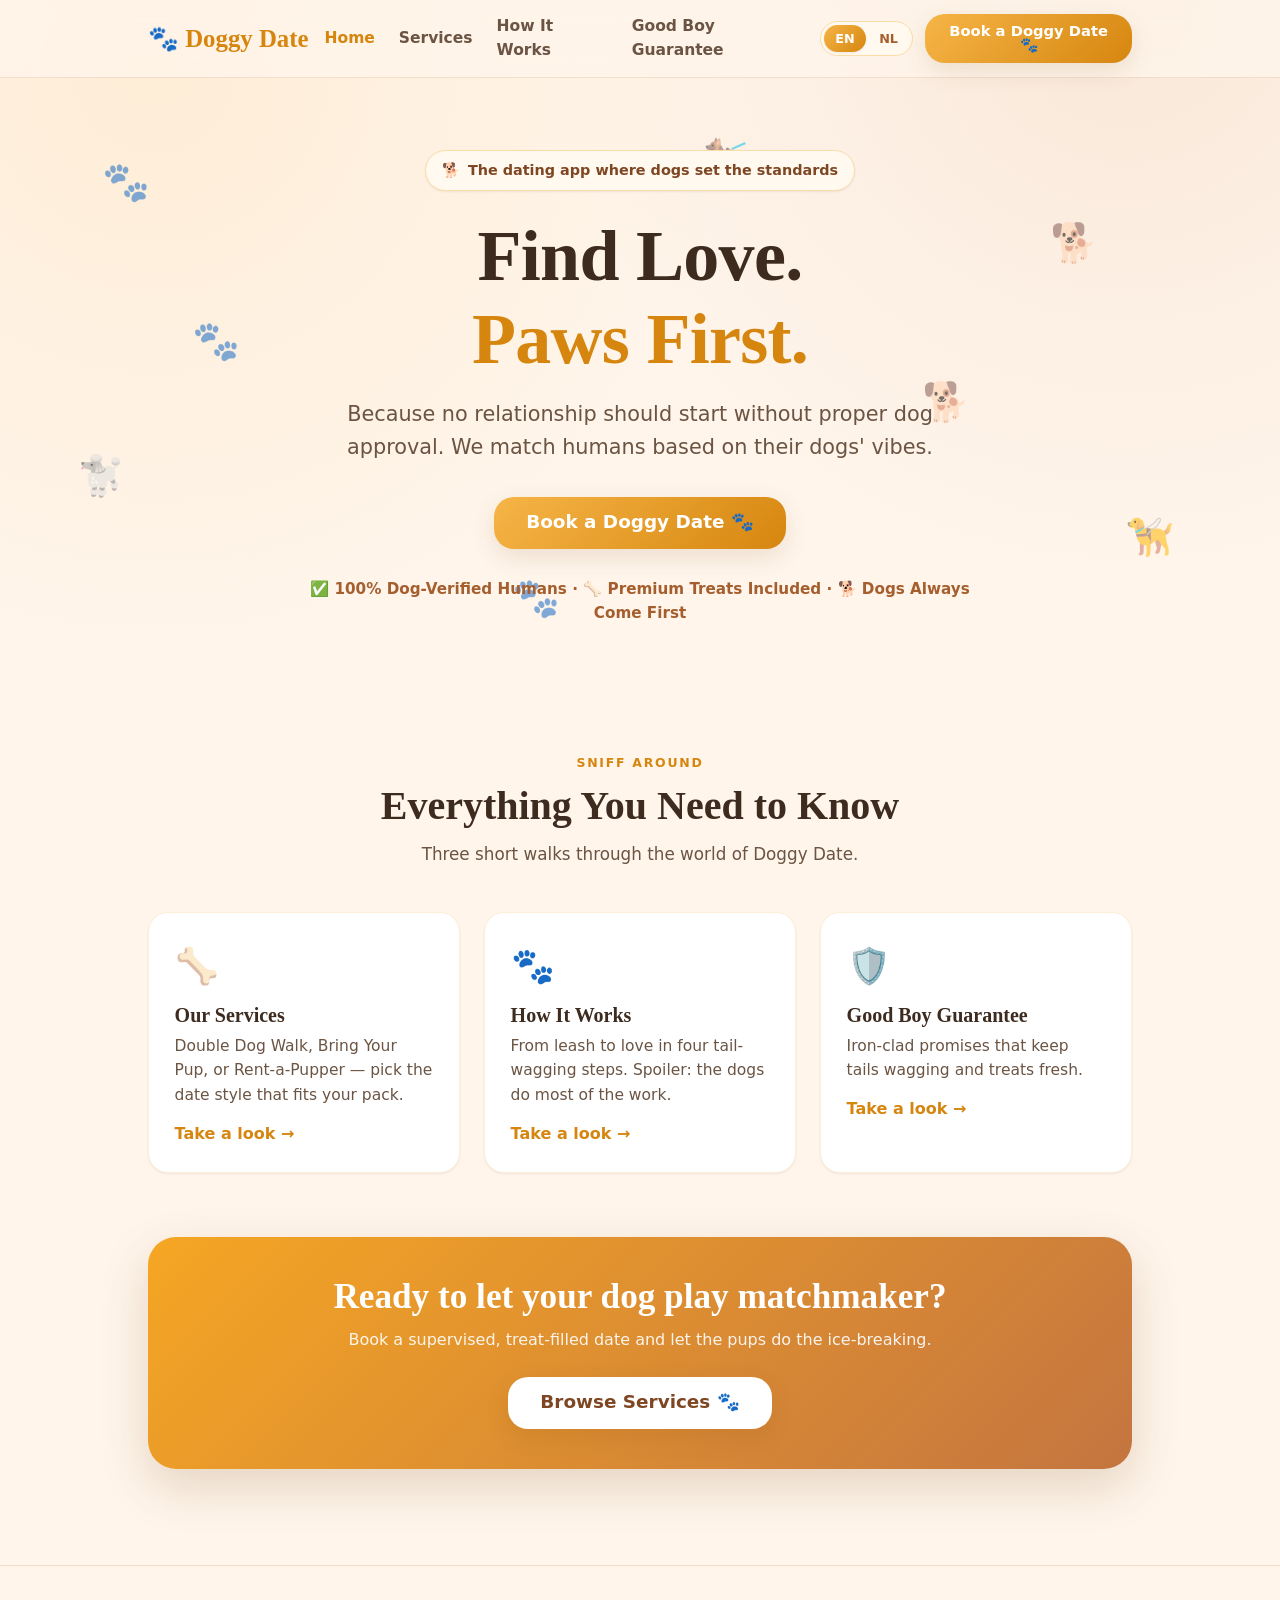
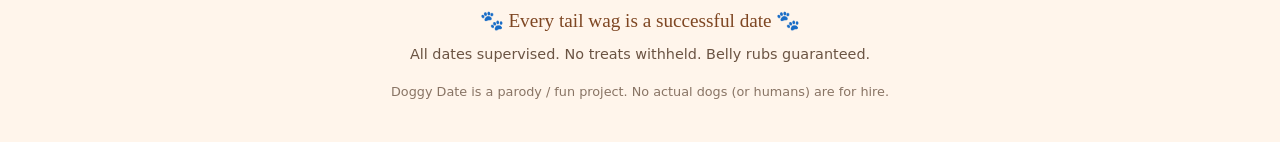
<file: index.html>
<!DOCTYPE html>
<html lang="en">
<head>
  <meta charset="UTF-8">
  <meta name="viewport" content="width=device-width, initial-scale=1">
  <title>Doggy Date 🐾 — Find Love, Paws First</title>
  <meta name="description" content="Doggy Date — the dating app where dogs set the standards. Book a supervised, treat-filled date and let the pups break the ice.">
  <link rel="icon" href="data:image/svg+xml,<svg xmlns='http://www.w3.org/2000/svg' viewBox='0 0 100 100'><text y='.9em' font-size='90'>🐾</text></svg>">
  <link rel="stylesheet" href="css/styles.css">
</head>
<body data-page="home">
  <a class="skip-link" href="#main" data-i18n="nav.skip">Skip to content</a>

  <!-- ===== Header ===== -->
  <header class="site-header">
    <div class="container site-header__inner">
      <a href="index.html" class="brand">🐾 Doggy Date</a>
      <nav class="nav" aria-label="Primary">
        <a href="index.html" aria-current="page" data-i18n="nav.home"></a>
        <a href="services.html" data-i18n="nav.services"></a>
        <a href="how-it-works.html" data-i18n="nav.how"></a>
        <a href="guarantee.html" data-i18n="nav.guarantee"></a>
      </nav>
      <div class="header-actions">
        <div class="lang-toggle" role="group" aria-label="Language / Taal">
          <button type="button" data-lang="en" aria-pressed="false">EN</button>
          <button type="button" data-lang="nl" aria-pressed="false">NL</button>
        </div>
        <button type="button" class="btn hide-on-mobile" data-book data-service="walk" data-i18n="nav.book"></button>
        <button type="button" class="nav-burger" data-burger aria-expanded="false" aria-controls="mobileNav" data-i18n-aria="nav.menu" aria-label="Menu">☰</button>
      </div>
    </div>
    <div class="container">
      <nav class="mobile-nav" id="mobileNav" data-mobile-nav aria-label="Mobile">
        <a href="index.html" aria-current="page" data-i18n="nav.home"></a>
        <a href="services.html" data-i18n="nav.services"></a>
        <a href="how-it-works.html" data-i18n="nav.how"></a>
        <a href="guarantee.html" data-i18n="nav.guarantee"></a>
        <button type="button" class="btn" data-book data-service="walk" data-i18n="nav.book"></button>
      </nav>
    </div>
  </header>

  <main id="main" tabindex="-1">
    <!-- ===== Hero ===== -->
    <section class="hero">
      <div class="hero__paws" aria-hidden="true">
        <span class="hero__paw" style="top:12%;left:8%;animation-delay:0s">🐾</span>
        <span class="hero__paw" style="top:22%;left:82%;animation-delay:0.8s">🐕</span>
        <span class="hero__paw" style="top:60%;left:6%;animation-delay:1.6s">🐩</span>
        <span class="hero__paw" style="top:70%;left:88%;animation-delay:0.4s">🦮</span>
        <span class="hero__paw" style="top:38%;left:15%;animation-delay:2.2s">🐾</span>
        <span class="hero__paw" style="top:8%;left:55%;animation-delay:1.2s">🐕‍🦺</span>
        <span class="hero__paw" style="top:80%;left:40%;animation-delay:2.8s">🐾</span>
        <span class="hero__paw" style="top:48%;left:72%;animation-delay:0.6s">🐕</span>
      </div>
      <div class="container hero__content">
        <span class="badge">
          <span class="wag" aria-hidden="true">🐕</span>
          <span data-i18n="hero.badge"></span>
        </span>
        <h1>
          <span data-i18n="hero.title1"></span><br>
          <span class="line2" data-i18n="hero.title2"></span>
        </h1>
        <p class="hero__subtitle" data-i18n="hero.subtitle"></p>
        <button type="button" class="btn btn--lg" data-book data-service="walk" data-i18n="hero.cta"></button>
        <p class="hero__trust" data-i18n="hero.trust"></p>
      </div>
    </section>

    <!-- ===== Quicklinks ===== -->
    <section class="section">
      <div class="container">
        <div class="section-head">
          <span class="eyebrow" data-i18n="home.quick.eyebrow"></span>
          <h2 data-i18n="home.quick.title"></h2>
          <p data-i18n="home.quick.subtitle"></p>
        </div>
        <div class="grid grid--3">
          <a class="quicklink" href="services.html">
            <span class="emoji" aria-hidden="true">🦴</span>
            <h3 data-i18n="home.quick.services.title"></h3>
            <p data-i18n="home.quick.services.desc"></p>
            <span class="more" data-i18n="home.quick.more"></span>
          </a>
          <a class="quicklink" href="how-it-works.html">
            <span class="emoji" aria-hidden="true">🐾</span>
            <h3 data-i18n="home.quick.how.title"></h3>
            <p data-i18n="home.quick.how.desc"></p>
            <span class="more" data-i18n="home.quick.more"></span>
          </a>
          <a class="quicklink" href="guarantee.html">
            <span class="emoji" aria-hidden="true">🛡️</span>
            <h3 data-i18n="home.quick.guarantee.title"></h3>
            <p data-i18n="home.quick.guarantee.desc"></p>
            <span class="more" data-i18n="home.quick.more"></span>
          </a>
        </div>
      </div>
    </section>

    <!-- ===== CTA banner ===== -->
    <section class="section" style="padding-top:0">
      <div class="container">
        <div class="cta-banner">
          <h2 data-i18n="home.cta.title"></h2>
          <p data-i18n="home.cta.subtitle"></p>
          <a class="btn btn--lg" href="services.html" data-i18n="home.cta.button"></a>
        </div>
      </div>
    </section>
  </main>

  <!-- ===== Footer ===== -->
  <footer class="site-footer">
    <div class="container">
      <p class="main" data-i18n="footer.main"></p>
      <p class="sub" data-i18n="footer.sub"></p>
      <p class="legal" data-i18n="footer.legal"></p>
    </div>
  </footer>

  <script src="js/i18n.js"></script>
  <script src="js/app.js"></script>
</body>
</html>
</file>
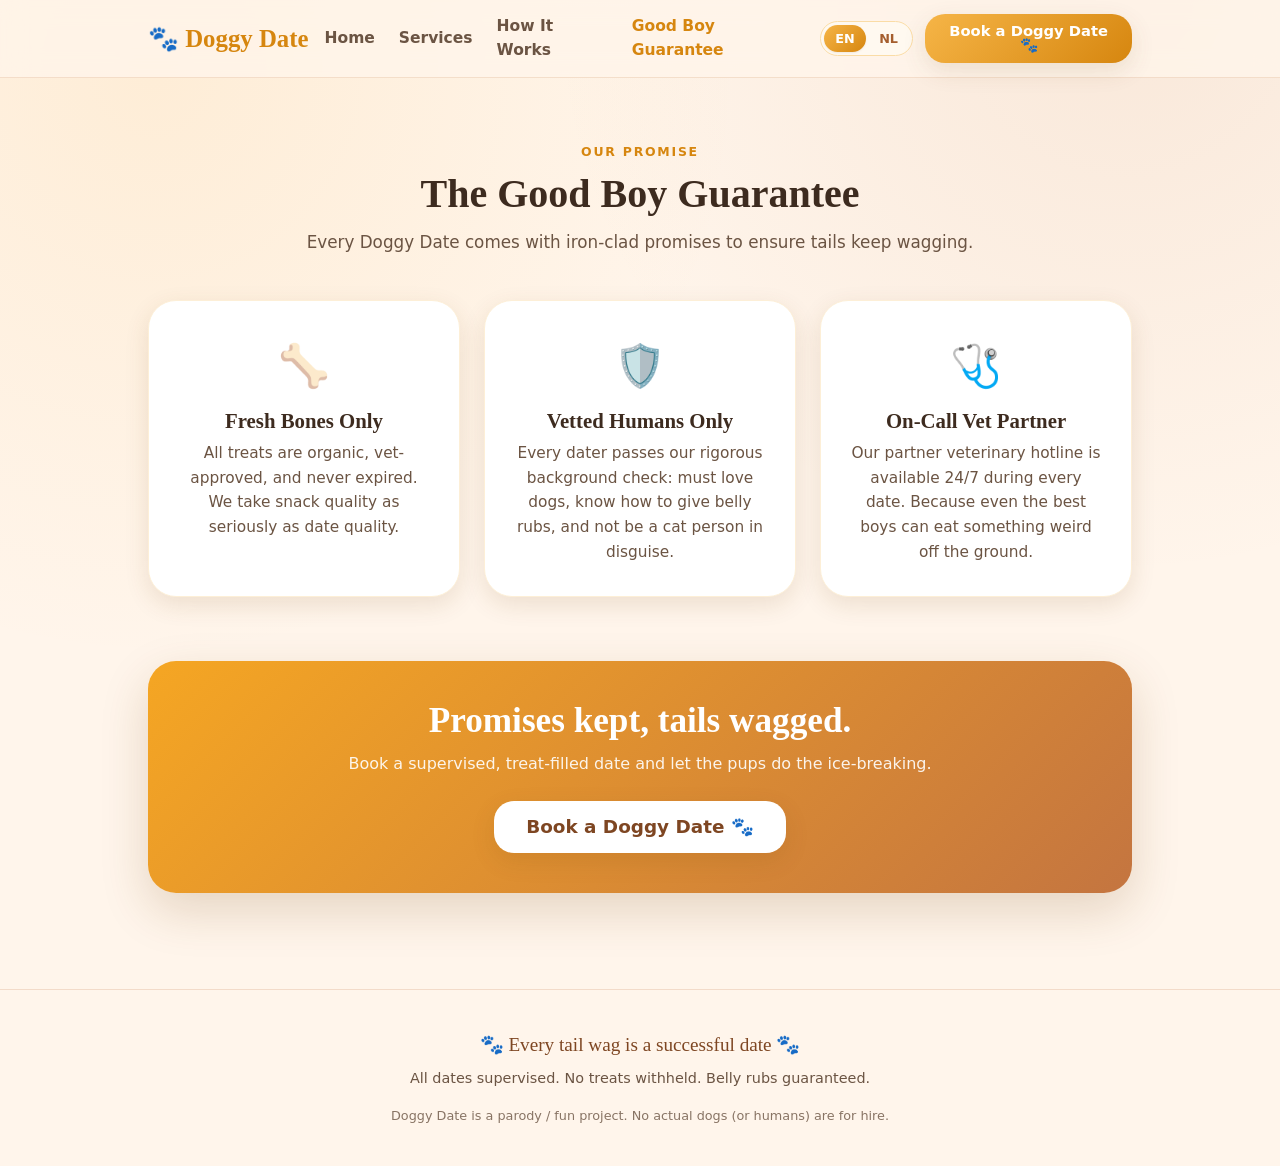
<file: guarantee.html>
<!DOCTYPE html>
<html lang="en">
<head>
  <meta charset="UTF-8">
  <meta name="viewport" content="width=device-width, initial-scale=1">
  <title>Good Boy Guarantee · Doggy Date 🐾</title>
  <meta name="description" content="Every Doggy Date comes with iron-clad promises: fresh treats only, vetted humans, and an on-call vet partner 24/7.">
  <link rel="icon" href="data:image/svg+xml,<svg xmlns='http://www.w3.org/2000/svg' viewBox='0 0 100 100'><text y='.9em' font-size='90'>🐾</text></svg>">
  <link rel="stylesheet" href="css/styles.css">
</head>
<body data-page="guarantee">
  <a class="skip-link" href="#main" data-i18n="nav.skip">Skip to content</a>

  <header class="site-header">
    <div class="container site-header__inner">
      <a href="index.html" class="brand">🐾 Doggy Date</a>
      <nav class="nav" aria-label="Primary">
        <a href="index.html" data-i18n="nav.home"></a>
        <a href="services.html" data-i18n="nav.services"></a>
        <a href="how-it-works.html" data-i18n="nav.how"></a>
        <a href="guarantee.html" aria-current="page" data-i18n="nav.guarantee"></a>
      </nav>
      <div class="header-actions">
        <div class="lang-toggle" role="group" aria-label="Language / Taal">
          <button type="button" data-lang="en" aria-pressed="false">EN</button>
          <button type="button" data-lang="nl" aria-pressed="false">NL</button>
        </div>
        <button type="button" class="btn hide-on-mobile" data-book data-service="walk" data-i18n="nav.book"></button>
        <button type="button" class="nav-burger" data-burger aria-expanded="false" aria-controls="mobileNav" data-i18n-aria="nav.menu" aria-label="Menu">☰</button>
      </div>
    </div>
    <div class="container">
      <nav class="mobile-nav" id="mobileNav" data-mobile-nav aria-label="Mobile">
        <a href="index.html" data-i18n="nav.home"></a>
        <a href="services.html" data-i18n="nav.services"></a>
        <a href="how-it-works.html" data-i18n="nav.how"></a>
        <a href="guarantee.html" aria-current="page" data-i18n="nav.guarantee"></a>
        <button type="button" class="btn" data-book data-service="walk" data-i18n="nav.book"></button>
      </nav>
    </div>
  </header>

  <main id="main" tabindex="-1">
    <section class="section" id="guarantee">
      <div class="container">
        <div class="section-head">
          <span class="eyebrow" data-i18n="gtee.eyebrow"></span>
          <h2 data-i18n="gtee.title"></h2>
          <p data-i18n="gtee.subtitle"></p>
        </div>

        <div class="grid grid--3">
          <article class="promise">
            <span class="emoji" aria-hidden="true">🦴</span>
            <h3 data-i18n="gtee.g1.title"></h3>
            <p data-i18n="gtee.g1.desc"></p>
          </article>
          <article class="promise">
            <span class="emoji" aria-hidden="true">🛡️</span>
            <h3 data-i18n="gtee.g2.title"></h3>
            <p data-i18n="gtee.g2.desc"></p>
          </article>
          <article class="promise">
            <span class="emoji" aria-hidden="true">🩺</span>
            <h3 data-i18n="gtee.g3.title"></h3>
            <p data-i18n="gtee.g3.desc"></p>
          </article>
        </div>
      </div>
    </section>

    <section class="section" style="padding-top:0">
      <div class="container">
        <div class="cta-banner">
          <h2 data-i18n="gtee.cta.title"></h2>
          <p data-i18n="home.cta.subtitle"></p>
          <button type="button" class="btn btn--lg" data-book data-service="walk" data-i18n="gtee.cta.button"></button>
        </div>
      </div>
    </section>
  </main>

  <footer class="site-footer">
    <div class="container">
      <p class="main" data-i18n="footer.main"></p>
      <p class="sub" data-i18n="footer.sub"></p>
      <p class="legal" data-i18n="footer.legal"></p>
    </div>
  </footer>

  <script src="js/i18n.js"></script>
  <script src="js/app.js"></script>
</body>
</html>
</file>
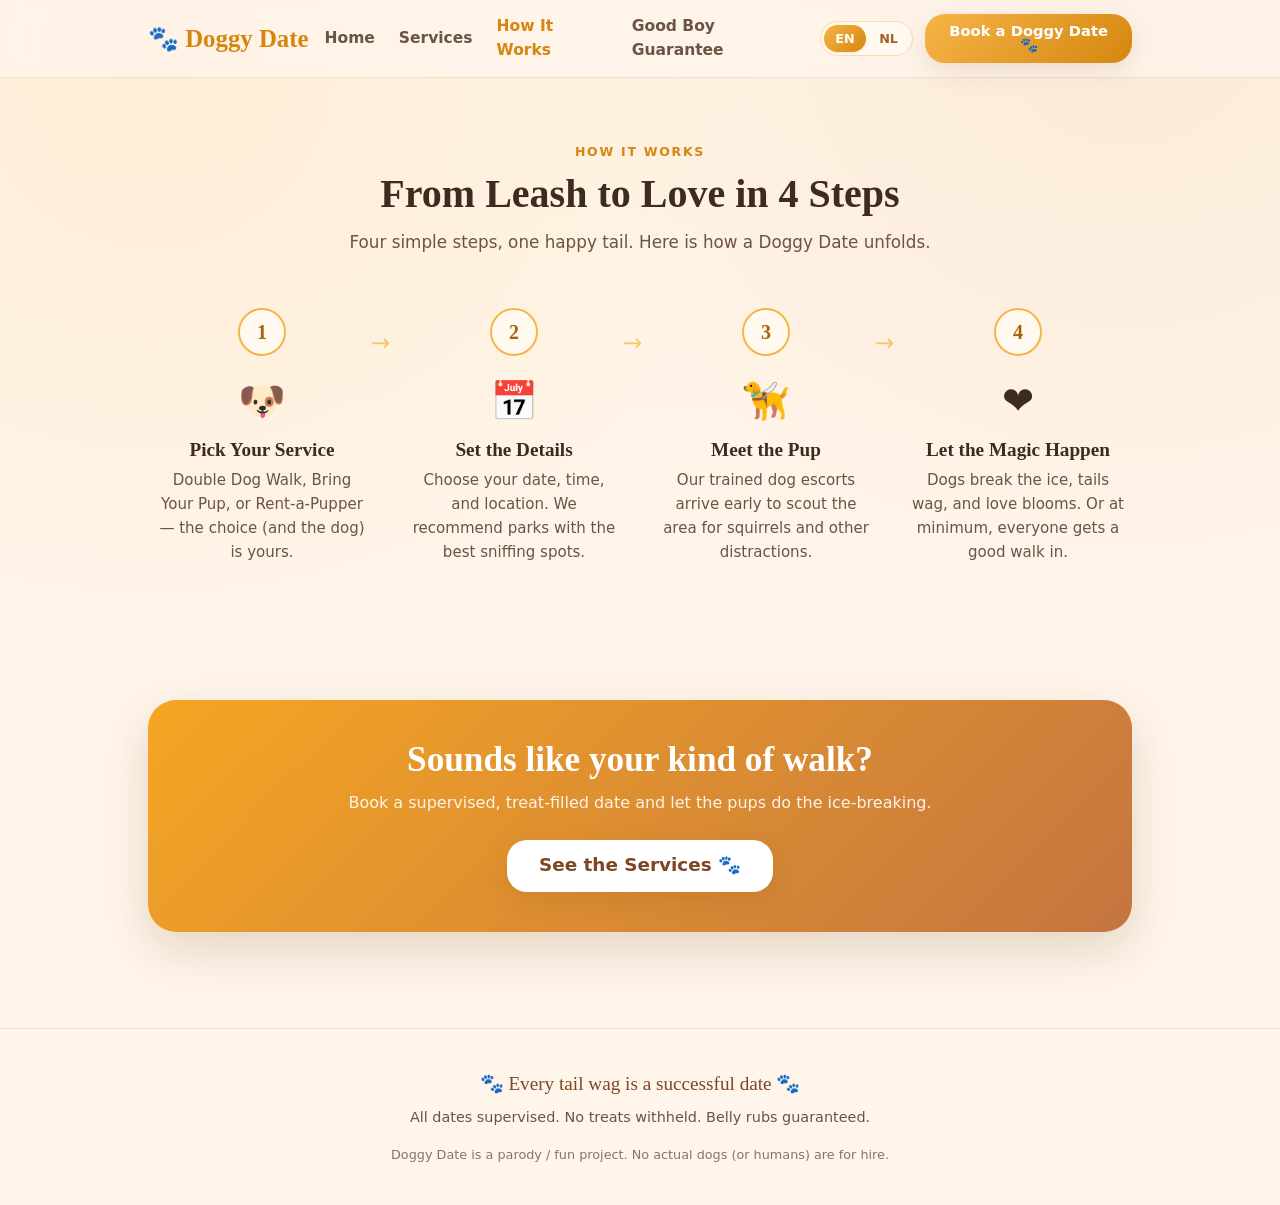
<file: how-it-works.html>
<!DOCTYPE html>
<html lang="en">
<head>
  <meta charset="UTF-8">
  <meta name="viewport" content="width=device-width, initial-scale=1">
  <title>How It Works · Doggy Date 🐾</title>
  <meta name="description" content="From leash to love in four steps. Here is how a Doggy Date unfolds — the dogs do most of the work.">
  <link rel="icon" href="data:image/svg+xml,<svg xmlns='http://www.w3.org/2000/svg' viewBox='0 0 100 100'><text y='.9em' font-size='90'>🐾</text></svg>">
  <link rel="stylesheet" href="css/styles.css">
</head>
<body data-page="how">
  <a class="skip-link" href="#main" data-i18n="nav.skip">Skip to content</a>

  <header class="site-header">
    <div class="container site-header__inner">
      <a href="index.html" class="brand">🐾 Doggy Date</a>
      <nav class="nav" aria-label="Primary">
        <a href="index.html" data-i18n="nav.home"></a>
        <a href="services.html" data-i18n="nav.services"></a>
        <a href="how-it-works.html" aria-current="page" data-i18n="nav.how"></a>
        <a href="guarantee.html" data-i18n="nav.guarantee"></a>
      </nav>
      <div class="header-actions">
        <div class="lang-toggle" role="group" aria-label="Language / Taal">
          <button type="button" data-lang="en" aria-pressed="false">EN</button>
          <button type="button" data-lang="nl" aria-pressed="false">NL</button>
        </div>
        <button type="button" class="btn hide-on-mobile" data-book data-service="walk" data-i18n="nav.book"></button>
        <button type="button" class="nav-burger" data-burger aria-expanded="false" aria-controls="mobileNav" data-i18n-aria="nav.menu" aria-label="Menu">☰</button>
      </div>
    </div>
    <div class="container">
      <nav class="mobile-nav" id="mobileNav" data-mobile-nav aria-label="Mobile">
        <a href="index.html" data-i18n="nav.home"></a>
        <a href="services.html" data-i18n="nav.services"></a>
        <a href="how-it-works.html" aria-current="page" data-i18n="nav.how"></a>
        <a href="guarantee.html" data-i18n="nav.guarantee"></a>
        <button type="button" class="btn" data-book data-service="walk" data-i18n="nav.book"></button>
      </nav>
    </div>
  </header>

  <main id="main" tabindex="-1">
    <section class="section section--tinted" id="how-it-works">
      <div class="container">
        <div class="section-head">
          <span class="eyebrow" data-i18n="how.eyebrow"></span>
          <h2 data-i18n="how.title"></h2>
          <p data-i18n="how.subtitle"></p>
        </div>

        <ol class="grid grid--4" style="list-style:none;margin:0;padding:0">
          <li class="step">
            <div class="step__num">1</div>
            <span class="step__emoji" aria-hidden="true">🐶</span>
            <h3 data-i18n="how.s1.title"></h3>
            <p data-i18n="how.s1.desc"></p>
            <span class="step__arrow" aria-hidden="true">→</span>
          </li>
          <li class="step">
            <div class="step__num">2</div>
            <span class="step__emoji" aria-hidden="true">📅</span>
            <h3 data-i18n="how.s2.title"></h3>
            <p data-i18n="how.s2.desc"></p>
            <span class="step__arrow" aria-hidden="true">→</span>
          </li>
          <li class="step">
            <div class="step__num">3</div>
            <span class="step__emoji" aria-hidden="true">🦮</span>
            <h3 data-i18n="how.s3.title"></h3>
            <p data-i18n="how.s3.desc"></p>
            <span class="step__arrow" aria-hidden="true">→</span>
          </li>
          <li class="step">
            <div class="step__num">4</div>
            <span class="step__emoji" aria-hidden="true">❤️</span>
            <h3 data-i18n="how.s4.title"></h3>
            <p data-i18n="how.s4.desc"></p>
          </li>
        </ol>
      </div>
    </section>

    <section class="section">
      <div class="container">
        <div class="cta-banner">
          <h2 data-i18n="how.cta.title"></h2>
          <p data-i18n="home.cta.subtitle"></p>
          <a class="btn btn--lg" href="services.html" data-i18n="how.cta.button"></a>
        </div>
      </div>
    </section>
  </main>

  <footer class="site-footer">
    <div class="container">
      <p class="main" data-i18n="footer.main"></p>
      <p class="sub" data-i18n="footer.sub"></p>
      <p class="legal" data-i18n="footer.legal"></p>
    </div>
  </footer>

  <script src="js/i18n.js"></script>
  <script src="js/app.js"></script>
</body>
</html>
</file>
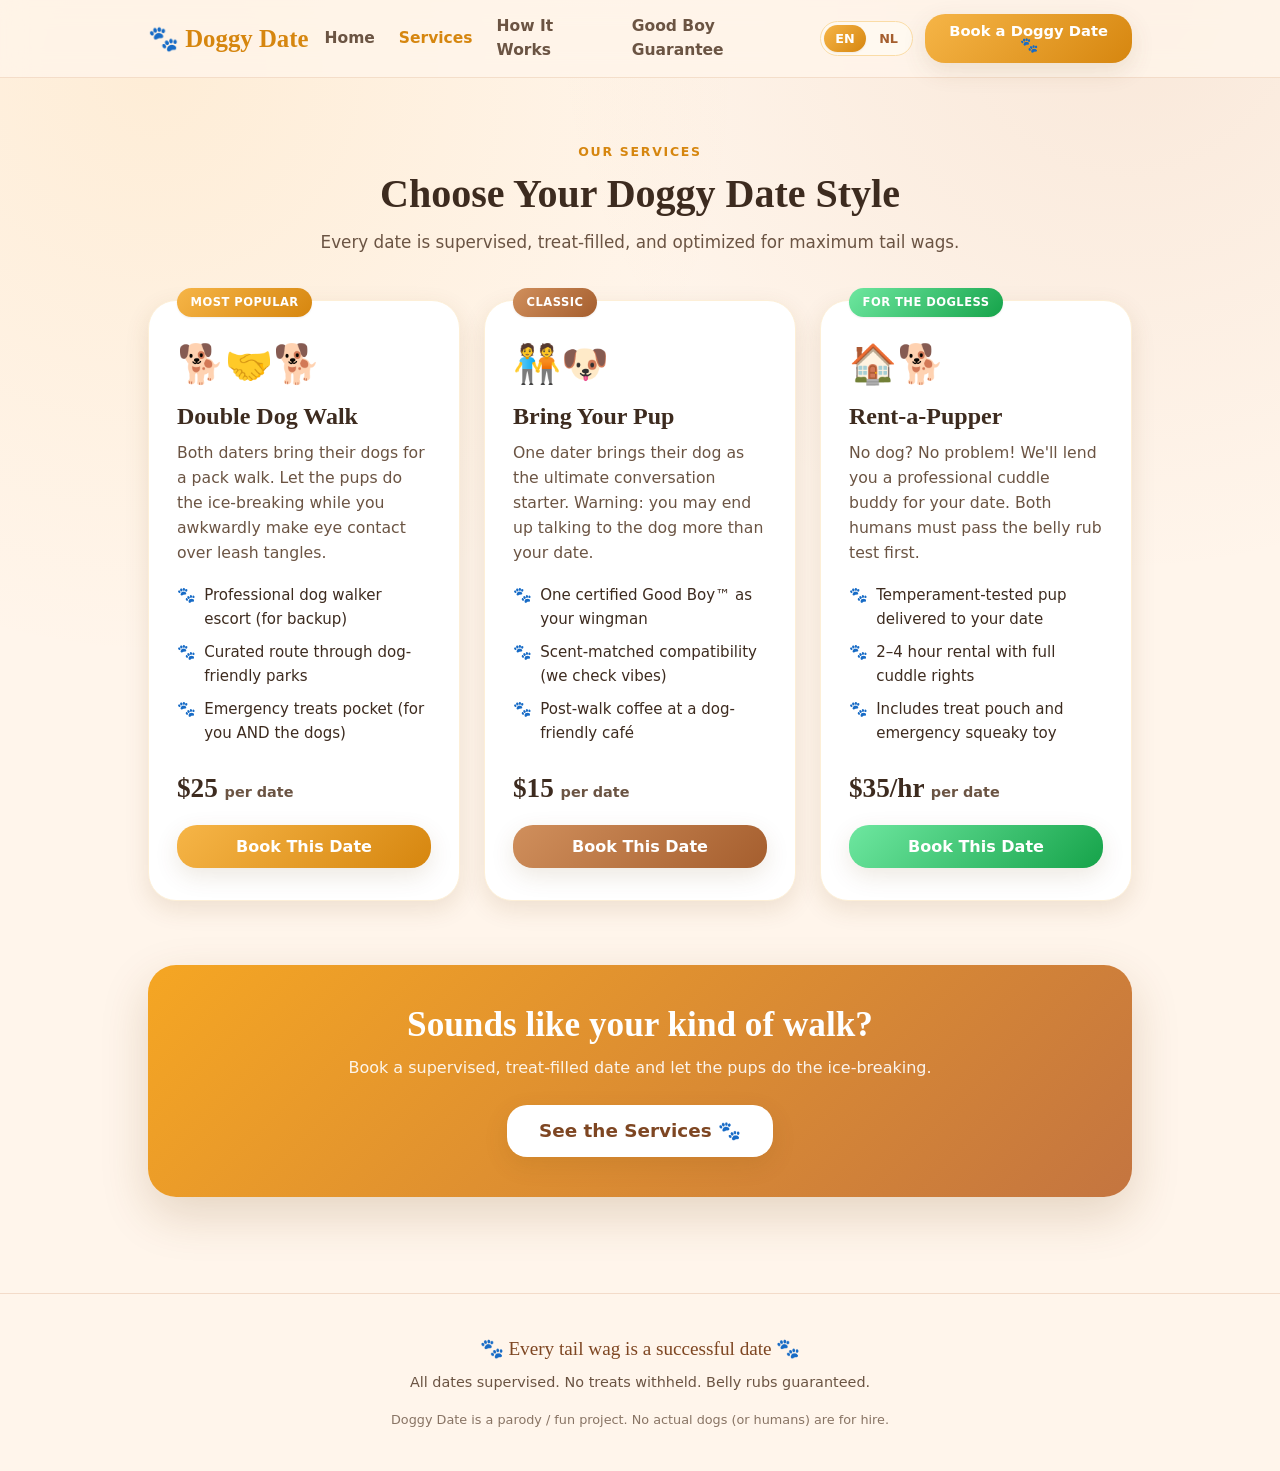
<file: services.html>
<!DOCTYPE html>
<html lang="en">
<head>
  <meta charset="UTF-8">
  <meta name="viewport" content="width=device-width, initial-scale=1">
  <title>Services · Doggy Date 🐾</title>
  <meta name="description" content="Double Dog Walk, Bring Your Pup, or Rent-a-Pupper. Choose your Doggy Date style — every date supervised, treat-filled, and tail-wag optimised.">
  <link rel="icon" href="data:image/svg+xml,<svg xmlns='http://www.w3.org/2000/svg' viewBox='0 0 100 100'><text y='.9em' font-size='90'>🐾</text></svg>">
  <link rel="stylesheet" href="css/styles.css">
</head>
<body data-page="services">
  <a class="skip-link" href="#main" data-i18n="nav.skip">Skip to content</a>

  <header class="site-header">
    <div class="container site-header__inner">
      <a href="index.html" class="brand">🐾 Doggy Date</a>
      <nav class="nav" aria-label="Primary">
        <a href="index.html" data-i18n="nav.home"></a>
        <a href="services.html" aria-current="page" data-i18n="nav.services"></a>
        <a href="how-it-works.html" data-i18n="nav.how"></a>
        <a href="guarantee.html" data-i18n="nav.guarantee"></a>
      </nav>
      <div class="header-actions">
        <div class="lang-toggle" role="group" aria-label="Language / Taal">
          <button type="button" data-lang="en" aria-pressed="false">EN</button>
          <button type="button" data-lang="nl" aria-pressed="false">NL</button>
        </div>
        <button type="button" class="btn hide-on-mobile" data-book data-service="walk" data-i18n="nav.book"></button>
        <button type="button" class="nav-burger" data-burger aria-expanded="false" aria-controls="mobileNav" data-i18n-aria="nav.menu" aria-label="Menu">☰</button>
      </div>
    </div>
    <div class="container">
      <nav class="mobile-nav" id="mobileNav" data-mobile-nav aria-label="Mobile">
        <a href="index.html" data-i18n="nav.home"></a>
        <a href="services.html" aria-current="page" data-i18n="nav.services"></a>
        <a href="how-it-works.html" data-i18n="nav.how"></a>
        <a href="guarantee.html" data-i18n="nav.guarantee"></a>
        <button type="button" class="btn" data-book data-service="walk" data-i18n="nav.book"></button>
      </nav>
    </div>
  </header>

  <main id="main" tabindex="-1">
    <section class="section" id="services">
      <div class="container">
        <div class="section-head">
          <span class="eyebrow" data-i18n="services.eyebrow"></span>
          <h2 data-i18n="services.title"></h2>
          <p data-i18n="services.subtitle"></p>
        </div>

        <div class="grid grid--3">
          <!-- Card 1 — Double Dog Walk -->
          <article class="card">
            <span class="card__tag" data-i18n="svc.walk.tag"></span>
            <span class="card__emoji" aria-hidden="true">🐕🤝🐕</span>
            <h3 data-i18n="svc.walk.title"></h3>
            <p class="card__desc" data-i18n="svc.walk.desc"></p>
            <ul class="perks">
              <li data-i18n="svc.walk.perk1"></li>
              <li data-i18n="svc.walk.perk2"></li>
              <li data-i18n="svc.walk.perk3"></li>
            </ul>
            <div class="card__foot">
              <p class="price"><span data-i18n="svc.walk.price"></span> <small data-i18n="svc.walk.unit"></small></p>
              <button type="button" class="btn btn--block" data-book data-service="walk" data-i18n="services.book"></button>
            </div>
          </article>

          <!-- Card 2 — Bring Your Pup -->
          <article class="card card--brown">
            <span class="card__tag" data-i18n="svc.pup.tag"></span>
            <span class="card__emoji" aria-hidden="true">🧑‍🤝‍🧑🐶</span>
            <h3 data-i18n="svc.pup.title"></h3>
            <p class="card__desc" data-i18n="svc.pup.desc"></p>
            <ul class="perks">
              <li data-i18n="svc.pup.perk1"></li>
              <li data-i18n="svc.pup.perk2"></li>
              <li data-i18n="svc.pup.perk3"></li>
            </ul>
            <div class="card__foot">
              <p class="price"><span data-i18n="svc.pup.price"></span> <small data-i18n="svc.pup.unit"></small></p>
              <button type="button" class="btn btn--brown btn--block" data-book data-service="pup" data-i18n="services.book"></button>
            </div>
          </article>

          <!-- Card 3 — Rent-a-Pupper -->
          <article class="card card--green">
            <span class="card__tag" data-i18n="svc.rent.tag"></span>
            <span class="card__emoji" aria-hidden="true">🏠🐕</span>
            <h3 data-i18n="svc.rent.title"></h3>
            <p class="card__desc" data-i18n="svc.rent.desc"></p>
            <ul class="perks">
              <li data-i18n="svc.rent.perk1"></li>
              <li data-i18n="svc.rent.perk2"></li>
              <li data-i18n="svc.rent.perk3"></li>
            </ul>
            <div class="card__foot">
              <p class="price"><span data-i18n="svc.rent.price"></span> <small data-i18n="svc.rent.unit"></small></p>
              <button type="button" class="btn btn--green btn--block" data-book data-service="rent" data-i18n="services.book"></button>
            </div>
          </article>
        </div>
      </div>
    </section>

    <section class="section" style="padding-top:0">
      <div class="container">
        <div class="cta-banner">
          <h2 data-i18n="how.cta.title"></h2>
          <p data-i18n="home.cta.subtitle"></p>
          <a class="btn btn--lg" href="how-it-works.html" data-i18n="how.cta.button"></a>
        </div>
      </div>
    </section>
  </main>

  <footer class="site-footer">
    <div class="container">
      <p class="main" data-i18n="footer.main"></p>
      <p class="sub" data-i18n="footer.sub"></p>
      <p class="legal" data-i18n="footer.legal"></p>
    </div>
  </footer>

  <script src="js/i18n.js"></script>
  <script src="js/app.js"></script>
</body>
</html>
</file>
<file: css/styles.css>
/* ==========================================================================
   Doggy Date 🐾 — Design System
   Dependency-free CSS (no external Tailwind runtime needed).
   Mobile-first, breakpoint at md (768px).
   ========================================================================== */

/* ---------- Design tokens ---------- */
:root {
  /* Primary amber / gold */
  --amber-50:  #FFF9F0;
  --amber-100: #FDEFD7;
  --amber-200: #FADCA6;
  --amber-300: #F8C871;
  --amber-400: #F6B547;
  --amber-500: #F5A623;
  --amber-600: #D6860F;
  --amber-700: #A4640B;
  --amber-800: #6E430A;
  --amber-900: #4A2F08;

  /* Bark brown */
  --bark-50:  #FDF8F4;
  --bark-100: #F7E9DC;
  --bark-200: #ECCBB0;
  --bark-300: #DDA77C;
  --bark-400: #D08F5C;
  --bark-500: #C47540;
  --bark-600: #A55E2E;
  --bark-700: #7E4622;
  --bark-800: #532D16;
  --bark-900: #311B0F;

  /* Semantic */
  --nose:  #3D2B1F;          /* primary text */
  --nose-soft: #6B5443;      /* secondary text */
  --belly: #FFF5EB;          /* page background */
  --grass: #4ADE80;          /* success green */
  --grass-dark: #16A34A;
  --danger: #E0533D;

  --white: #ffffff;

  /* Radii */
  --r-lg: 0.75rem;
  --r-xl: 1rem;
  --r-2xl: 1.25rem;
  --r-3xl: 1.75rem;
  --r-full: 999px;

  /* Shadows */
  --shadow-sm: 0 1px 2px rgba(61, 43, 31, 0.08);
  --shadow-md: 0 8px 24px rgba(110, 67, 10, 0.12);
  --shadow-lg: 0 18px 48px rgba(110, 67, 10, 0.18);
  --shadow-amber: 0 16px 40px rgba(245, 166, 35, 0.28);

  /* Gradients */
  --grad-amber: linear-gradient(135deg, var(--amber-400), var(--amber-600));
  --grad-brown: linear-gradient(135deg, var(--bark-400), var(--bark-600));
  --grad-green: linear-gradient(135deg, #6EE7A0, var(--grass-dark));

  --font-head: Georgia, "Times New Roman", serif;
  --font-body: Inter, system-ui, -apple-system, "Segoe UI", Roboto, sans-serif;

  --maxw: 64rem; /* max-w-5xl ≈ 1024px */
}

/* ---------- Reset ---------- */
*,
*::before,
*::after { box-sizing: border-box; }

html { scroll-behavior: smooth; scroll-padding-top: 4.5rem; }

body {
  margin: 0;
  font-family: var(--font-body);
  color: var(--nose);
  background-color: var(--belly);
  background-image:
    radial-gradient(circle at 12% 8%, rgba(245, 166, 35, 0.10), transparent 42%),
    radial-gradient(circle at 88% 0%, rgba(196, 117, 64, 0.10), transparent 40%);
  background-attachment: fixed;
  line-height: 1.6;
  -webkit-font-smoothing: antialiased;
  text-rendering: optimizeLegibility;
}

h1, h2, h3, h4 {
  font-family: var(--font-head);
  color: var(--nose);
  line-height: 1.15;
  margin: 0;
}

p { margin: 0; }

a { color: inherit; text-decoration: none; }

img { max-width: 100%; display: block; }

:focus-visible {
  outline: 3px solid var(--amber-500);
  outline-offset: 2px;
  border-radius: 6px;
}

/* ---------- Layout helpers ---------- */
.container {
  width: 100%;
  max-width: var(--maxw);
  margin-inline: auto;
  padding-inline: 1.25rem;
}

.section {
  padding-block: 4rem;
}

.section--tinted {
  background: linear-gradient(180deg, rgba(253, 239, 215, 0.45), rgba(255, 245, 235, 0));
}

.eyebrow {
  font-family: var(--font-body);
  text-transform: uppercase;
  letter-spacing: 0.14em;
  font-size: 0.78rem;
  font-weight: 700;
  color: var(--amber-600);
  margin-bottom: 0.6rem;
  display: block;
}

.section-head {
  max-width: 42rem;
  margin: 0 auto 2.75rem;
  text-align: center;
}

.section-head h2 {
  font-size: clamp(1.7rem, 4vw, 2.5rem);
  margin-bottom: 0.75rem;
}

.section-head p {
  color: var(--nose-soft);
  font-size: 1.05rem;
}

.amber-text { color: var(--amber-600); }

.skip-link {
  position: absolute;
  left: -9999px;
  top: 0;
  background: var(--amber-500);
  color: var(--bark-900);
  padding: 0.6rem 1rem;
  border-radius: 0 0 var(--r-lg) 0;
  z-index: 200;
  font-weight: 700;
}
.skip-link:focus { left: 0; }

/* ---------- Buttons ---------- */
.btn {
  --btn-grad: var(--grad-amber);
  display: inline-flex;
  align-items: center;
  justify-content: center;
  gap: 0.5rem;
  font-family: var(--font-body);
  font-weight: 700;
  font-size: 1rem;
  line-height: 1;
  padding: 0.85rem 1.5rem;
  border: none;
  border-radius: var(--r-2xl);
  background-image: var(--btn-grad);
  color: var(--white);
  cursor: pointer;
  box-shadow: var(--shadow-md);
  transition: transform 0.15s ease, box-shadow 0.2s ease, filter 0.2s ease;
  text-align: center;
}
.btn:hover { transform: translateY(-2px); box-shadow: var(--shadow-amber); }
.btn:active { transform: translateY(0); filter: brightness(0.97); }
.btn--brown  { --btn-grad: var(--grad-brown); }
.btn--green  { --btn-grad: var(--grad-green); }
.btn--lg { font-size: 1.15rem; padding: 1.05rem 2rem; }
.btn--block { width: 100%; }

.btn--ghost {
  background: transparent;
  color: var(--bark-700);
  box-shadow: none;
  border: 2px solid var(--bark-200);
  padding: 0.7rem 1.15rem;
}
.btn--ghost:hover { background: var(--amber-50); box-shadow: none; border-color: var(--amber-300); }

/* ---------- Header ---------- */
.site-header {
  position: sticky;
  top: 0;
  z-index: 50;
  background: rgba(255, 245, 235, 0.78);
  -webkit-backdrop-filter: blur(12px);
  backdrop-filter: blur(12px);
  border-bottom: 1px solid rgba(196, 117, 64, 0.18);
}
.site-header__inner {
  display: flex;
  align-items: center;
  justify-content: space-between;
  gap: 1rem;
  padding-block: 0.85rem;
}
.brand {
  font-family: var(--font-head);
  font-weight: 700;
  font-size: 1.4rem;
  color: var(--amber-600);
  white-space: nowrap;
}
.nav {
  display: none;
  align-items: center;
  gap: 1.5rem;
}
.nav a {
  font-weight: 600;
  color: var(--nose-soft);
  font-size: 0.97rem;
  transition: color 0.15s ease;
}
.nav a:hover,
.nav a[aria-current="page"] { color: var(--amber-600); }

.header-actions {
  display: flex;
  align-items: center;
  gap: 0.75rem;
}

/* Language toggle */
.lang-toggle {
  display: inline-flex;
  background: var(--amber-50);
  border: 1px solid var(--amber-200);
  border-radius: var(--r-full);
  padding: 3px;
  gap: 2px;
}
.lang-toggle button {
  border: none;
  background: transparent;
  font-family: var(--font-body);
  font-weight: 700;
  font-size: 0.8rem;
  color: var(--bark-600);
  padding: 0.35rem 0.7rem;
  border-radius: var(--r-full);
  cursor: pointer;
  transition: background 0.15s ease, color 0.15s ease;
}
.lang-toggle button[aria-pressed="true"] {
  background: var(--grad-amber);
  color: var(--white);
  box-shadow: var(--shadow-sm);
}

.header-actions .btn { padding: 0.6rem 1.05rem; font-size: 0.92rem; }

/* mobile nav toggle */
.nav-burger {
  display: inline-flex;
  background: transparent;
  border: 1px solid var(--bark-200);
  border-radius: var(--r-lg);
  width: 42px; height: 42px;
  align-items: center; justify-content: center;
  font-size: 1.2rem; cursor: pointer; color: var(--bark-700);
}
.mobile-nav {
  display: none;
  flex-direction: column;
  gap: 0.25rem;
  padding: 0.5rem 0 1rem;
  border-top: 1px solid rgba(196,117,64,0.15);
}
.mobile-nav.open { display: flex; }
.mobile-nav a {
  padding: 0.7rem 0.5rem;
  font-weight: 600;
  color: var(--nose);
  border-radius: var(--r-lg);
}
.mobile-nav a:hover { background: var(--amber-50); }

@media (min-width: 768px) {
  .nav { display: flex; }
  .nav-burger { display: none; }
  .mobile-nav { display: none !important; }
  .brand { font-size: 1.55rem; }
}

/* ---------- Hero ---------- */
.hero {
  position: relative;
  overflow: hidden;
  padding-block: 4.5rem 4rem;
  text-align: center;
}
.hero__paws { position: absolute; inset: 0; pointer-events: none; z-index: 0; }
.hero__paw {
  position: absolute;
  font-size: 2.4rem;
  opacity: 0.55;
  animation: float 7s ease-in-out infinite;
  will-change: transform;
}
.hero__content { position: relative; z-index: 1; max-width: 46rem; margin-inline: auto; }

.badge {
  display: inline-flex;
  align-items: center;
  gap: 0.5rem;
  background: var(--amber-50);
  border: 1px solid var(--amber-200);
  color: var(--bark-700);
  font-weight: 600;
  font-size: 0.9rem;
  padding: 0.5rem 1rem;
  border-radius: var(--r-full);
  box-shadow: var(--shadow-sm);
  margin-bottom: 1.5rem;
}
.badge .wag { display: inline-block; transform-origin: bottom center; animation: tail-wag 1.2s ease-in-out infinite; }

.hero h1 {
  font-size: clamp(2.6rem, 8vw, 4.5rem);
  letter-spacing: -0.01em;
  margin-bottom: 1.1rem;
}
.hero h1 .line2 { color: var(--amber-600); }
.hero__subtitle {
  font-size: clamp(1.05rem, 2.5vw, 1.3rem);
  color: var(--nose-soft);
  max-width: 38rem;
  margin: 0 auto 2rem;
}
.hero__trust {
  margin-top: 1.75rem;
  color: var(--bark-600);
  font-size: 0.95rem;
  font-weight: 600;
}

/* ---------- Feature / quicklinks grid on home ---------- */
.grid {
  display: grid;
  gap: 1.5rem;
  grid-template-columns: 1fr;
}
@media (min-width: 768px) {
  .grid--3 { grid-template-columns: repeat(3, 1fr); }
  .grid--4 { grid-template-columns: repeat(4, 1fr); }
}

.quicklink {
  display: block;
  background: var(--white);
  border: 1px solid var(--amber-100);
  border-radius: var(--r-2xl);
  padding: 1.6rem;
  box-shadow: var(--shadow-sm);
  transition: transform 0.18s ease, box-shadow 0.2s ease;
}
.quicklink:hover { transform: translateY(-4px); box-shadow: var(--shadow-amber); }
.quicklink .emoji { font-size: 2.2rem; }
.quicklink h3 { font-size: 1.25rem; margin: 0.6rem 0 0.4rem; }
.quicklink p { color: var(--nose-soft); font-size: 0.97rem; }
.quicklink .more { display: inline-block; margin-top: 0.8rem; font-weight: 700; color: var(--amber-600); }

/* ---------- Service cards ---------- */
.card {
  position: relative;
  background: var(--white);
  border: 1px solid var(--amber-100);
  border-radius: var(--r-3xl);
  padding: 2rem 1.75rem;
  box-shadow: var(--shadow-md);
  display: flex;
  flex-direction: column;
  transition: transform 0.18s ease, box-shadow 0.2s ease, border-color 0.2s ease;
}
.card:hover { transform: translateY(-4px); box-shadow: var(--shadow-amber); border-color: var(--amber-300); }

.card__tag {
  position: absolute;
  top: -0.85rem;
  left: 1.75rem;
  background: var(--grad-amber);
  color: var(--white);
  font-size: 0.72rem;
  font-weight: 800;
  letter-spacing: 0.04em;
  text-transform: uppercase;
  padding: 0.35rem 0.85rem;
  border-radius: var(--r-full);
  box-shadow: var(--shadow-sm);
}
.card--brown .card__tag { background: var(--grad-brown); }
.card--green .card__tag { background: var(--grad-green); }

.card__emoji { font-size: 2.4rem; margin-bottom: 0.5rem; }
.card h3 { font-size: 1.5rem; margin-bottom: 0.6rem; }
.card__desc { color: var(--nose-soft); font-size: 0.98rem; margin-bottom: 1.1rem; }

.perks { list-style: none; margin: 0 0 1.4rem; padding: 0; display: grid; gap: 0.55rem; }
.perks li {
  position: relative;
  padding-left: 1.7rem;
  font-size: 0.94rem;
  color: var(--nose);
}
.perks li::before { content: "🐾"; position: absolute; left: 0; top: 0; }

.card__foot { margin-top: auto; }
.price {
  font-family: var(--font-head);
  font-size: 1.7rem;
  font-weight: 700;
  color: var(--nose);
  margin-bottom: 0.9rem;
}
.price small { font-size: 0.9rem; color: var(--nose-soft); font-family: var(--font-body); font-weight: 600; }

/* ---------- Steps ---------- */
.step {
  position: relative;
  text-align: center;
  padding: 0.5rem;
}
.step__num {
  width: 3rem; height: 3rem;
  margin: 0 auto 0.85rem;
  border: 2px solid var(--amber-400);
  background: var(--amber-50);
  color: var(--amber-700);
  border-radius: var(--r-full);
  display: flex; align-items: center; justify-content: center;
  font-family: var(--font-head); font-weight: 700; font-size: 1.25rem;
}
.step__emoji { font-size: 2.4rem; }
.step h3 { font-size: 1.2rem; margin: 0.5rem 0 0.4rem; }
.step p { color: var(--nose-soft); font-size: 0.94rem; }

/* arrow connectors between steps (desktop only) */
.step__arrow {
  display: none;
  position: absolute;
  top: 1.5rem;
  right: -0.9rem;
  font-size: 1.5rem;
  color: var(--amber-300);
}
@media (min-width: 768px) {
  .grid--4 .step:not(:last-child) .step__arrow { display: block; }
}

/* ---------- Guarantee cards ---------- */
.promise {
  background: var(--white);
  border: 1px solid var(--amber-100);
  border-radius: var(--r-3xl);
  padding: 2rem 1.75rem;
  box-shadow: var(--shadow-md);
  text-align: center;
  transition: transform 0.18s ease, box-shadow 0.2s ease;
}
.promise:hover { transform: translateY(-4px); box-shadow: var(--shadow-amber); }
.promise .emoji { font-size: 2.6rem; }
.promise h3 { font-size: 1.3rem; margin: 0.6rem 0 0.5rem; }
.promise p { color: var(--nose-soft); font-size: 0.96rem; }

/* ---------- CTA banner ---------- */
.cta-banner {
  background: linear-gradient(135deg, var(--amber-500), var(--bark-500));
  color: var(--white);
  border-radius: var(--r-3xl);
  padding: 2.5rem 2rem;
  text-align: center;
  box-shadow: var(--shadow-lg);
}
.cta-banner h2 { color: var(--white); font-size: clamp(1.6rem, 4vw, 2.2rem); margin-bottom: 0.6rem; }
.cta-banner p { color: rgba(255,255,255,0.9); margin-bottom: 1.5rem; }
.cta-banner .btn { background: var(--white); color: var(--bark-700); }
.cta-banner .btn:hover { box-shadow: 0 16px 40px rgba(0,0,0,0.2); }

/* ---------- Footer ---------- */
.site-footer {
  border-top: 1px solid rgba(196, 117, 64, 0.2);
  text-align: center;
  padding-block: 2.5rem;
  margin-top: 2rem;
}
.site-footer .main { font-family: var(--font-head); font-size: 1.2rem; color: var(--bark-700); }
.site-footer .sub { color: var(--nose-soft); font-size: 0.9rem; margin-top: 0.4rem; }
.site-footer .legal { color: var(--nose-soft); font-size: 0.8rem; margin-top: 1rem; opacity: 0.8; }

/* ==========================================================================
   Booking Modal
   ========================================================================== */
.modal-overlay {
  position: fixed;
  inset: 0;
  z-index: 100;
  display: none;
  background: rgba(49, 27, 15, 0.55);
  -webkit-backdrop-filter: blur(5px);
  backdrop-filter: blur(5px);
  align-items: flex-end;
  justify-content: center;
}
.modal-overlay.open { display: flex; }

.modal {
  background: var(--belly);
  width: 100%;
  max-width: 38rem;
  max-height: 92vh;
  overflow-y: auto;
  border-radius: var(--r-3xl) var(--r-3xl) 0 0; /* bottom sheet on mobile */
  box-shadow: var(--shadow-lg);
  animation: bounce-in 0.32s cubic-bezier(0.34, 1.56, 0.64, 1);
}
@media (min-width: 768px) {
  .modal-overlay { align-items: center; }
  .modal { border-radius: var(--r-3xl); }
}

.modal__header {
  position: sticky;
  top: 0;
  background: var(--belly);
  display: flex;
  align-items: center;
  justify-content: space-between;
  padding: 1.4rem 1.6rem 0.8rem;
  border-bottom: 1px solid rgba(196,117,64,0.12);
  z-index: 1;
}
.modal__header h2 { font-size: 1.45rem; }
.modal__close {
  border: none; background: var(--amber-50);
  width: 38px; height: 38px; border-radius: var(--r-full);
  font-size: 1.2rem; cursor: pointer; color: var(--bark-700);
  display: flex; align-items: center; justify-content: center;
}
.modal__close:hover { background: var(--amber-100); }

.modal__body { padding: 1.4rem 1.6rem 0; }

/* Submit button pinned to the bottom of the modal so it is always reachable,
   even when the form is taller than the viewport and the fields scroll. */
.modal__actions {
  position: sticky;
  bottom: 0;
  background: var(--belly);
  padding: 0.9rem 0 1.4rem;
  margin-top: 1.15rem;
  box-shadow: 0 -10px 18px -10px rgba(61, 43, 31, 0.22);
}

/* ---------- Service header (which dating style you're booking) ---------- */
.service-head {
  display: flex;
  align-items: center;
  gap: 0.9rem;
  background: var(--amber-50);
  border: 1px solid var(--amber-100);
  border-left: 5px solid var(--amber-500);
  border-radius: var(--r-2xl);
  padding: 1rem 1.1rem;
  margin-bottom: 1.5rem;
}
.service-head__emoji { font-size: 2rem; flex-shrink: 0; }
.service-head__body { flex: 1; min-width: 0; display: flex; flex-direction: column; gap: 0.12rem; }
.service-head__eyebrow {
  font-size: 0.7rem; text-transform: uppercase; letter-spacing: 0.12em;
  font-weight: 700; color: var(--amber-600);
}
.service-head__name {
  font-family: var(--font-head); font-weight: 700; font-size: 1.18rem; color: var(--nose);
}
.service-head__desc {
  font-size: 0.84rem; color: var(--nose-soft); line-height: 1.4;
  display: -webkit-box; -webkit-line-clamp: 3; -webkit-box-orient: vertical; overflow: hidden;
}
.service-head__price {
  flex-shrink: 0; align-self: flex-start; text-align: right; white-space: nowrap;
  font-family: var(--font-head); font-weight: 700; font-size: 1.3rem; color: var(--amber-700);
}
.service-head__price small {
  display: block; font-family: var(--font-body); font-weight: 600;
  font-size: 0.72rem; color: var(--nose-soft);
}

/* per-style accents — makes each dating style feel distinct */
.service-head.is-walk { border-left-color: var(--amber-500); background: var(--amber-50); }
.service-head.is-walk .service-head__eyebrow,
.service-head.is-walk .service-head__price { color: var(--amber-700); }

.service-head.is-pup { border-left-color: var(--bark-500); background: var(--bark-50); }
.service-head.is-pup .service-head__eyebrow,
.service-head.is-pup .service-head__price { color: var(--bark-600); }

.service-head.is-rent { border-left-color: var(--grass-dark); background: #F0FDF4; }
.service-head.is-rent .service-head__eyebrow,
.service-head.is-rent .service-head__price { color: var(--grass-dark); }

/* ---------- Form ---------- */
.field { margin-bottom: 1.15rem; }
.field > label {
  display: block;
  font-weight: 700;
  font-size: 0.9rem;
  margin-bottom: 0.4rem;
  color: var(--nose);
}
.field .req { color: var(--danger); }
.field .hint { font-weight: 500; color: var(--nose-soft); font-size: 0.8rem; }

.input, .textarea {
  width: 100%;
  font-family: var(--font-body);
  font-size: 1rem;
  color: var(--nose);
  background: var(--white);
  border: 1.5px solid var(--bark-200);
  border-radius: var(--r-xl);
  padding: 0.75rem 0.9rem;
  transition: border-color 0.15s ease, box-shadow 0.15s ease;
}
.input:focus, .textarea:focus {
  outline: none;
  border-color: var(--amber-500);
  box-shadow: 0 0 0 3px rgba(245, 166, 35, 0.25);
}
.textarea { resize: vertical; min-height: 5rem; }

.input.invalid, .textarea.invalid {
  border-color: var(--danger);
  animation: shake 0.4s ease;
}

.error-msg {
  display: none;
  color: var(--danger);
  font-size: 0.82rem;
  font-weight: 600;
  margin-top: 0.35rem;
}
.error-msg.show { display: block; }

/* radio cards */
.radio-grid { display: grid; gap: 0.6rem; }
.radio-grid--3 { grid-template-columns: repeat(2, 1fr); }
.radio-grid--2 { grid-template-columns: 1fr; }
@media (min-width: 480px) {
  .radio-grid--3 { grid-template-columns: repeat(3, 1fr); }
  .radio-grid--2 { grid-template-columns: repeat(2, 1fr); }
}

.radio-card {
  position: relative;
  display: flex;
  flex-direction: column;
  align-items: center;
  gap: 0.25rem;
  text-align: center;
  border: 1.5px solid var(--bark-200);
  border-radius: var(--r-xl);
  padding: 0.75rem 0.5rem;
  cursor: pointer;
  background: var(--white);
  font-size: 0.85rem;
  font-weight: 600;
  color: var(--nose);
  transition: border-color 0.15s ease, background 0.15s ease, transform 0.1s ease;
}
.radio-card .ico { font-size: 1.5rem; }
.radio-card input { position: absolute; opacity: 0; pointer-events: none; }
.radio-card:hover { border-color: var(--amber-300); }
.radio-card:has(input:checked),
.radio-card.is-checked {
  border-color: var(--amber-500);
  background: var(--amber-50);
  box-shadow: 0 0 0 2px rgba(245,166,35,0.2);
}
.radio-card:has(input:focus-visible),
.radio-card.is-focus { outline: 3px solid var(--amber-500); outline-offset: 2px; }

/* star rating */
.stars { display: inline-flex; gap: 0.25rem; }
.stars button {
  border: none; background: none; cursor: pointer;
  font-size: 1.9rem; line-height: 1;
  filter: grayscale(1) opacity(0.45);
  transition: transform 0.1s ease, filter 0.1s ease;
  padding: 0;
}
.stars button.on { filter: none; }
.stars button:hover { transform: scale(1.15); }

/* ---------- Confirmation ---------- */
.confirm { text-align: center; padding: 1rem 0; }
.confirm__stamp {
  font-size: 4.5rem;
  display: inline-block;
  animation: paw-stamp 0.5s cubic-bezier(0.34, 1.56, 0.64, 1);
}
.confirm h2 { font-size: 1.7rem; margin: 0.5rem 0; }
.confirm__msg { color: var(--nose-soft); margin-bottom: 1.5rem; }

.receipt {
  text-align: left;
  background: var(--amber-50);
  border: 1px dashed var(--bark-300);
  border-radius: var(--r-2xl);
  padding: 1.25rem 1.4rem;
  margin-bottom: 1.4rem;
}
.receipt .row {
  display: flex;
  justify-content: space-between;
  gap: 1rem;
  padding: 0.45rem 0;
  border-bottom: 1px dashed rgba(196,117,64,0.25);
  font-size: 0.95rem;
}
.receipt .row:last-child { border-bottom: none; }
.receipt .row .k { color: var(--nose-soft); font-weight: 600; }
.receipt .row .v { text-align: right; font-weight: 600; }
.receipt .row.total .v { color: var(--amber-700); font-size: 1.15rem; }

.quote {
  font-style: italic;
  color: var(--nose-soft);
  font-size: 0.92rem;
  margin-top: 1.2rem;
}

/* ==========================================================================
   Toasts
   ========================================================================== */
.toast-wrap {
  position: fixed;
  bottom: 1.25rem;
  right: 1.25rem;
  z-index: 150;
  display: flex;
  flex-direction: column;
  gap: 0.6rem;
  max-width: min(90vw, 22rem);
}
.toast {
  background: var(--bark-800);
  color: var(--white);
  padding: 0.85rem 1.1rem;
  border-radius: var(--r-xl);
  box-shadow: var(--shadow-lg);
  font-size: 0.92rem;
  font-weight: 600;
  animation: bounce-in 0.3s cubic-bezier(0.34, 1.56, 0.64, 1);
}
.toast--success { background: var(--grass-dark); }
.toast.leaving { animation: toast-out 0.3s ease forwards; }

/* ==========================================================================
   Keyframes
   ========================================================================== */
@keyframes float {
  0%   { transform: translateY(0) rotate(0deg); }
  50%  { transform: translateY(-22px) rotate(8deg); }
  100% { transform: translateY(0) rotate(0deg); }
}
@keyframes wiggle {
  0%,100% { transform: rotate(-4deg); }
  50%     { transform: rotate(4deg); }
}
@keyframes tail-wag {
  0%,100% { transform: rotate(-15deg); }
  50%     { transform: rotate(15deg); }
}
@keyframes bounce-in {
  0%   { opacity: 0; transform: scale(0.8) translateY(14px); }
  100% { opacity: 1; transform: scale(1) translateY(0); }
}
@keyframes paw-stamp {
  0%   { opacity: 0; transform: scale(0) rotate(-25deg); }
  60%  { opacity: 1; transform: scale(1.15) rotate(8deg); }
  100% { opacity: 1; transform: scale(1) rotate(0deg); }
}
@keyframes shake {
  0%,100% { transform: translateX(0); }
  20%     { transform: translateX(-7px); }
  40%     { transform: translateX(7px); }
  60%     { transform: translateX(-5px); }
  80%     { transform: translateX(5px); }
}
@keyframes toast-out {
  to { opacity: 0; transform: translateX(20px); }
}

/* Respect reduced-motion */
@media (prefers-reduced-motion: reduce) {
  *, *::before, *::after {
    animation-duration: 0.001ms !important;
    animation-iteration-count: 1 !important;
    transition-duration: 0.001ms !important;
    scroll-behavior: auto !important;
  }
}

/* ---------- utility ---------- */
.center { text-align: center; }
.mt-2 { margin-top: 2rem; }
[hidden] { display: none !important; }

.sr-only {
  position: absolute !important;
  width: 1px; height: 1px;
  padding: 0; margin: -1px;
  overflow: hidden;
  clip: rect(0, 0, 0, 0);
  white-space: nowrap;
  border: 0;
}

main:focus { outline: none; }

.hide-on-mobile { display: none; }
@media (min-width: 768px) {
  .hide-on-mobile { display: inline-flex; }
}

/* book entry inside the mobile menu */
.mobile-nav .btn { margin-top: 0.5rem; }
</file>
